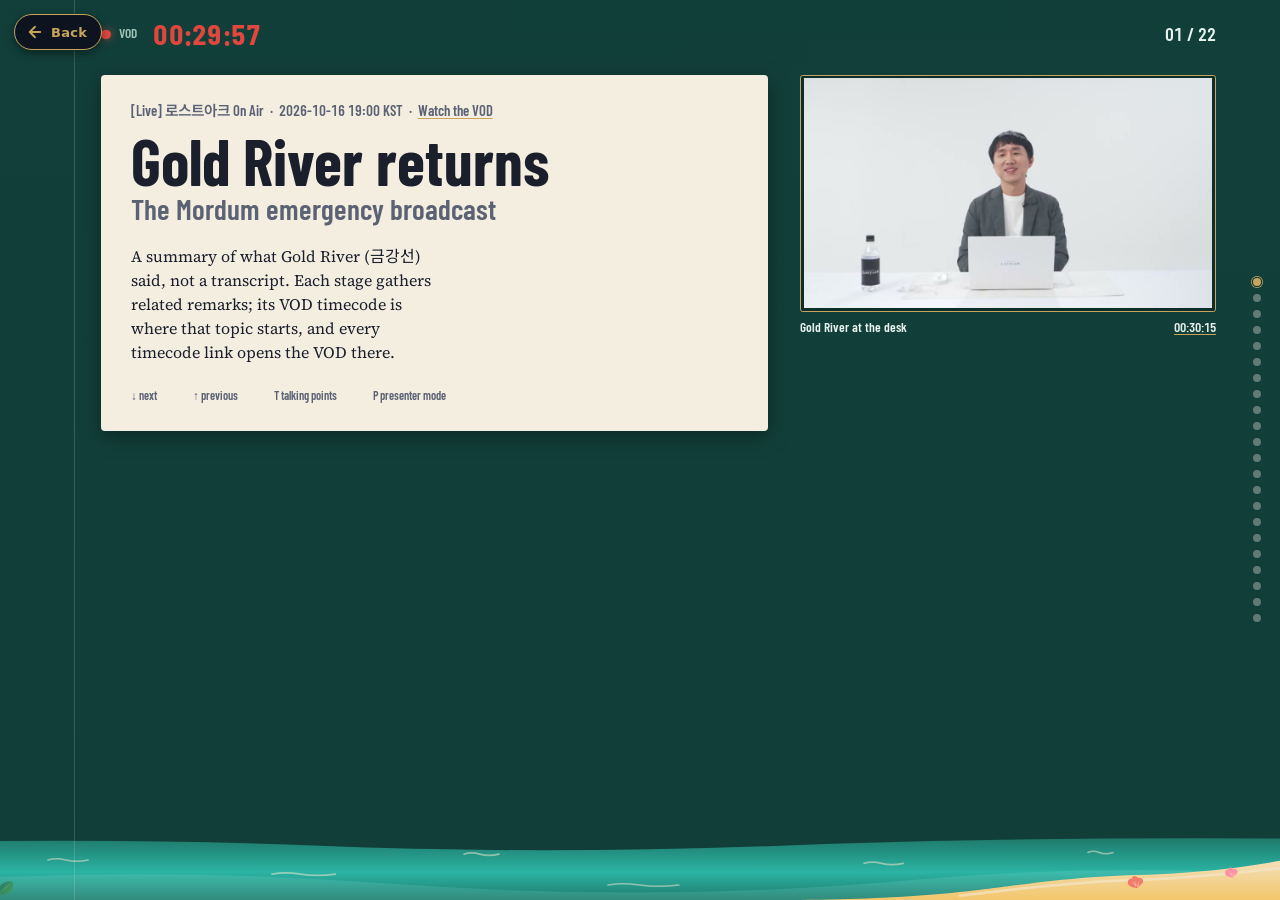
<file: index.html>
<!doctype html>
<html lang="en" data-layout="landscape">
<head>
<meta charset="utf-8">
<meta name="viewport" content="width=device-width, initial-scale=1">
<title>Gold River returns: Lost Ark On Air, 2026-10-16</title>
<meta name="description" content="Stage-by-stage English summary of Gold River's 2026-10-16 Lost Ark On Air broadcast after Mordum Extreme.">
<link rel="icon" href="assets/walrus.png">
<link rel="preconnect" href="https://fonts.googleapis.com">
<link rel="preconnect" href="https://fonts.gstatic.com" crossorigin>
<link rel="stylesheet" href="https://fonts.googleapis.com/css2?family=Barlow+Condensed:wght@600;700&amp;family=Source+Serif+4:opsz,wght@8..60,400;8..60,600&amp;family=Noto+Sans+KR:wght@400;600&amp;display=swap">
<link rel="stylesheet" href="style.css">
</head>
<body>
<a href="https://thejunglewalrus.github.io/" class="jw-back"
   title="Back to the Junglewalrus toolbox"
   aria-label="Back to the Junglewalrus toolbox">
  <svg class="jw-back-icon" viewBox="0 0 24 24" width="18" height="18"
       fill="none" stroke="currentColor" stroke-width="2.4"
       stroke-linecap="round" stroke-linejoin="round" aria-hidden="true"
       focusable="false">
    <path d="M19 12H5" />
    <path d="M12 19l-7-7 7-7" />
  </svg>
  <span class="jw-back-label">Back</span>
</a>

<style>
  .jw-back {
    position: fixed;
    top: 14px;
    left: 14px;
    z-index: 1000;
    display: inline-flex;
    align-items: center;
    gap: 7px;
    height: 36px;
    padding: 0 14px 0 11px;
    border-radius: 999px;
    background: #0e1320;
    border: 1px solid #c8a45c;
    color: #c8a45c;
    text-decoration: none;
    box-sizing: border-box;
    line-height: 1;
    transition: background 0.15s, border-color 0.15s, color 0.15s;
    box-shadow: 0 3px 10px rgba(0, 0, 0, 0.45);
  }
  .jw-back-icon {
    width: 18px;
    height: 18px;
    flex: 0 0 auto;
    display: block;
    transition: transform 0.18s ease-out;
  }
  .jw-back-label {
    white-space: nowrap;
    font: 600 13px/1 -apple-system, BlinkMacSystemFont, "Segoe UI", system-ui, sans-serif;
    letter-spacing: 0.02em;
  }
  .jw-back:hover, .jw-back:focus-visible {
    background: #1a2236;
    border-color: #e3c069;
    color: #e3c069;
    text-decoration: none;
  }
  .jw-back:hover .jw-back-icon,
  .jw-back:focus-visible .jw-back-icon { transform: translateX(-2px); }
  .jw-back:focus-visible {
    outline: 2px solid #c8a45c;
    outline-offset: 2px;
  }
  @media (max-width: 480px) {
    .jw-back { top: 10px; left: 10px; height: 32px; padding: 0 12px 0 9px; }
  }
</style>
<div class="rail" aria-hidden="true"></div>
<header class="head">
  <span class="lamp" aria-hidden="true"></span>
  <span class="vod" aria-hidden="true">VOD</span>
  <a class="timecode" id="timecode" href="https://www.youtube.com/watch?v=wZ0rwJWBLec&amp;t=1797s" rel="noopener" target="_blank">00:29:57</a>
  <span class="counter" id="counter">01 / 22</span>
</header>
<main class="stages" id="stages">

<section class="stage stage--title" id="s0" data-tc="00:29:57" data-sec="1797">
  <article class="card">
    <p class="title__kicker">[Live] <span class="kr">로스트아크</span> On Air  ·  2026-10-16 19:00 KST  ·  <a href="https://www.youtube.com/watch?v=wZ0rwJWBLec&amp;t=1797s" rel="noopener" target="_blank">Watch the VOD</a></p>
    <h1 class="title__name">Gold River returns</h1>
    <p class="title__sub">The Mordum emergency broadcast</p>
    <p class="title__stand">A summary of what Gold River (<span class="kr">금강선</span>) said, not a transcript. Each stage gathers related remarks; its VOD timecode is where that topic starts, and every timecode link opens the VOD there.</p>
    <p class="title__keys">&darr; next&#8195;&#8195;&#8195;&uarr; previous&#8195;&#8195;&#8195;T talking points&#8195;&#8195;&#8195;P presenter mode</p>
  </article>
  <div class="side">
    <figure class="monitor">
      <div class="monitor__bezel"><img src="images/hero.jpg" alt="Gold River seated at a white desk with a laptop, grey jacket over a white T-shirt, plain white backdrop." width="1920" height="1080"></div>
      <figcaption class="monitor__cap"><span>Gold River at the desk</span><a href="https://www.youtube.com/watch?v=wZ0rwJWBLec&amp;t=1815s" rel="noopener" target="_blank">00:30:15</a></figcaption>
    </figure>
  </div>
</section>

<section class="stage" id="s1" data-tc="00:29:57" data-sec="1797">
  <article class="card">
    <h2 class="card__title">Why he is on camera</h2>
    <ul class="card__list">
      <li>He opens by apologising for the disappointment since Mordum Extreme.</li>
      <li>He is not returning as director or CCO: director Jeon stays in post, and Gold River is here to handle communication. He is making a single-player package game and spoke up because watching from the sidelines was hard.</li>
      <li>Director Jeon came to him this week: setting a direction has been hard, and each broadcast adds misunderstandings. They talked it over and Gold River offered to speak for the team.</li>
      <li>He had planned two to three weeks of prep. Reading the community, he saw resignation more than anger. "My rock-bottom antenna went off": letting this week pass would cost more players.</li>
      <li>He lost sleep over the materials the night before; "forgive the design".</li>
    </ul>
  </article>
  <div class="side">
    <figure class="monitor">
      <div class="monitor__bezel"><img src="images/gr-s1.jpg" alt="Gold River seated at a white desk with a laptop, mid-sentence, plain white backdrop." width="1920" height="1080"></div>
      <figcaption class="monitor__cap"><span>Gold River at the desk</span><a href="https://www.youtube.com/watch?v=wZ0rwJWBLec&amp;t=1801s" rel="noopener" target="_blank">00:30:01</a></figcaption>
    </figure>
    <aside class="tp">
      <h3 class="tp__title">Our talking points</h3>
      <ul class="tp__list">
        <li>Is a former director handling comms a fix or a symptom?</li>
        <li>Resignation, not anger, brought him back early. Is that what you saw?</li>
      </ul>
    </aside>
  </div>
</section>

<section class="stage" id="s2" data-tc="00:34:25" data-sec="2065">
  <article class="card">
    <h2 class="card__title">Mordum Extreme: what went wrong</h2>
    <ul class="card__list">
      <li>Questions he received: why release Mordum like this, what "drawing a line" meant, and whether the devs knew about the class disparity.</li>
      <li>Purpose: an Extreme release to fill the off-season between Act 3 and Kazeros Extreme.</li>
      <li>Mordum is a fixed-pattern fight (scripted, repeatable boss patterns) where some classes deal damage far more easily. The devs knew about the disparity; it was no surprise.</li>
      <li>The chart: the DPS gap between classes spiked at Act 3 (he cites "over 20%" and promises exact figures next time), then narrowed through Act 4, Kazeros Extreme, Serca and Belgardin. Belgardin is the closest to what the devs intended.</li>
    </ul>
  </article>
  <div class="side">
    <figure class="monitor">
      <div class="monitor__bezel"><img src="images/dps-gap.jpg" alt="Bar chart titled in Korean 'max-min DPS spread by raid gate'. Three tall orange bars for Act 3 gates 1 to 3, then shorter yellow bars for Act 4, green for Kazeros Extreme and Serca, and the shortest blue bars for Belgardin. No axis numbers are shown." width="1400" height="784"></div>
      <figcaption class="monitor__cap"><span>His slide: max–min DPS spread by raid gate</span><a href="https://www.youtube.com/watch?v=wZ0rwJWBLec&amp;t=2210s" rel="noopener" target="_blank">00:36:50</a></figcaption>
    </figure>
    <aside class="tp">
      <h3 class="tp__title">Our talking points</h3>
      <ul class="tp__list">
        <li>The devs knew about the disparity but released it. Worse than not knowing, or more honest?</li>
        <li>Belgardin or Armoche: which is the model raid?</li>
      </ul>
    </aside>
  </div>
</section>

<section class="stage" id="s3" data-tc="00:38:27" data-sec="2307">
  <article class="card">
    <h2 class="card__title">Mordum Extreme: what went wrong</h2>
    <ul class="card__list">
      <li>A Mordum-only balance fix felt like a cheap patch, so they kept the difficulty the director had announced.</li>
      <li>The director meant to "draw a line" at one level; it ended up higher. The disparity meant some classes could not clear at all. "Wrong from the first button."</li>
      <li>Then the dilemma: a nerf hurts players who already cleared; leaving it defeats the purpose. The window for a quick fix closed before the late nerf.</li>
      <li>Kazeros Extreme is next week's concern: it should be harder than Mordum, yet any tuning now draws criticism. "The first button was buttoned wrong."</li>
    </ul>
  </article>
  <div class="side">
    <figure class="monitor">
      <div class="monitor__bezel"><img src="images/gr-s3.jpg" alt="Close-up of Gold River speaking, grey jacket over a white T-shirt, white backdrop." width="1920" height="1080"></div>
      <figcaption class="monitor__cap"><span>Gold River, close-up</span><a href="https://www.youtube.com/watch?v=wZ0rwJWBLec&amp;t=2504s" rel="noopener" target="_blank">00:41:44</a></figcaption>
    </figure>
    <aside class="tp">
      <h3 class="tp__title">Our talking points</h3>
      <ul class="tp__list">
        <li>A line drawn too high, then a late nerf: which mistake cost more?</li>
        <li>If you were tuning Kazeros Extreme this week, where would you put it?</li>
      </ul>
    </aside>
  </div>
</section>

<section class="stage" id="s4" data-tc="00:42:50" data-sec="2570">
  <article class="card">
    <h2 class="card__title">Mordum: the decisions</h2>
    <ul class="card__list">
      <li><strong>No extension.</strong> His call, "shamelessly"; he accepts blame. Extending then nerfing again is "toying with live ops".</li>
      <li>Better to admit the failed start, learn, and get the next content right.</li>
      <li><strong>No further nerfs.</strong> Clear rate: 3.47% before the nerf, 33.09% last night, about ten times as high. Still not what the director wanted, but another nerf would "wound the first-wave players twice".</li>
      <li>The current event continues as is.</li>
    </ul>
  </article>
  <div class="side">
    <figure class="monitor">
      <div class="monitor__bezel"><img src="images/clear-rate.jpg" alt="Two bar charts from his slide. Left, 'clear-rate change': 3.47% before the nerf, 33.09% after. Right, 'change in average combat power of clearing adventurers': 9,664 before the nerf, 9,121 after." width="1400" height="784"></div>
      <figcaption class="monitor__cap"><span>His slide: clear rate and average combat power of clearing players, before vs after the nerf</span><a href="https://www.youtube.com/watch?v=wZ0rwJWBLec&amp;t=2652s" rel="noopener" target="_blank">00:44:12</a></figcaption>
    </figure>
    <aside class="tp">
      <h3 class="tp__title">Our talking points</h3>
      <ul class="tp__list">
        <li>Would you have taken an extension over another nerf?</li>
        <li>3.47% to 33.09%: is "ten times" a fix or a different raid?</li>
      </ul>
    </aside>
  </div>
</section>

<section class="stage" id="s5" data-tc="00:45:03" data-sec="2703">
  <article class="card">
    <h2 class="card__title">Mordum: the wording, and next week</h2>
    <ul class="card__list">
      <li>"Drawing a line" was the wrong wording. Everyone assumes the line falls behind them. The purpose and exact difficulty target should have been stated plainly.</li>
      <li>Apology for the loss players felt over Mordum.</li>
      <li>Kazeros Extreme: similar to or slightly harder than Mordum. Its structure should reduce disparity. First-wave veterans may clear it faster. He would have preferred it easier.</li>
    </ul>
  </article>
  <div class="side">
    <figure class="monitor">
      <div class="monitor__bezel"><img src="images/gr-s5.jpg" alt="Close-up of Gold River speaking, grey jacket over a white T-shirt, white backdrop." width="1920" height="1080"></div>
      <figcaption class="monitor__cap"><span>Gold River, close-up</span><a href="https://www.youtube.com/watch?v=wZ0rwJWBLec&amp;t=2707s" rel="noopener" target="_blank">00:45:07</a></figcaption>
    </figure>
    <aside class="tp">
      <h3 class="tp__title">Our talking points</h3>
      <ul class="tp__list">
        <li>"Everyone assumes the line falls behind them." Did you?</li>
        <li>Kazeros Extreme "slightly above Mordum": relief or dread?</li>
      </ul>
    </aside>
  </div>
</section>

<section class="stage" id="s6" data-tc="00:48:19" data-sec="2899">
  <article class="card">
    <h2 class="card__title">Balance and Ark Grid</h2>
    <ul class="card__list">
      <li>He says balance has been a problem for eight years and he shares responsibility; "we'll try harder" rings hollow.</li>
      <li>Ark Grid made balancing harder. It has not delivered the promised build freedom.</li>
      <li>Review whether balancing through Ark Grid works; set a clear direction this winter.</li>
    </ul>
  </article>
  <div class="side">
    <figure class="monitor">
      <div class="monitor__bezel"><img src="images/gr-s6.jpg" alt="Close-up of Gold River speaking, grey jacket over a white T-shirt, white backdrop." width="1920" height="1080"></div>
      <figcaption class="monitor__cap"><span>Gold River, close-up</span><a href="https://www.youtube.com/watch?v=wZ0rwJWBLec&amp;t=2906s" rel="noopener" target="_blank">00:48:26</a></figcaption>
    </figure>
    <aside class="tp">
      <h3 class="tp__title">Our talking points</h3>
      <ul class="tp__list">
        <li>Did Ark Grid deliver the promised freedom for your class?</li>
        <li>Is "a direction this winter" enough, or do you need a date?</li>
      </ul>
    </aside>
  </div>
</section>

<section class="stage" id="s7" data-tc="00:50:30" data-sec="3030">
  <article class="card">
    <h2 class="card__title">Synergy, supports, a safety net</h2>
    <ul class="card__list">
      <li>Synergy (the party buffs each class brings) needs sorting out. First target: crit overcap (<span class="kr">과치적</span>: crit rate pushed past 100%, so part of the crit synergy is wasted); it is already under review. "I won't make you wait long."</li>
      <li>Supports (Bard, Paladin, Artist): pick a direction first. Either make raids depend less on supports or, if raids keep this design, make supports easier to play well (easier upkeep of the attack buff and brand). Support fatigue and dependence are high; an adjustment is likely.</li>
      <li>If class balance cannot be fixed, consider a system-level safety net for the classes that fall behind. Explicitly <strong>not</strong> class-change tickets; something you adjust at the roster level.</li>
    </ul>
  </article>
  <div class="side">
    <figure class="monitor">
      <div class="monitor__bezel"><img src="images/gr-s7.jpg" alt="Gold River seated at a white desk with a laptop, mid-sentence, plain white backdrop." width="1920" height="1080"></div>
      <figcaption class="monitor__cap"><span>Gold River at the desk</span><a href="https://www.youtube.com/watch?v=wZ0rwJWBLec&amp;t=3034s" rel="noopener" target="_blank">00:50:34</a></figcaption>
    </figure>
    <aside class="tp">
      <h3 class="tp__title">Our talking points</h3>
      <ul class="tp__list">
        <li>A roster-level safety net for weak classes: clever, or an admission balance is unfixable?</li>
        <li>Which one: lower support dependence or a higher support floor?</li>
      </ul>
    </aside>
  </div>
</section>

<section class="stage" id="s8" data-tc="00:56:00" data-sec="3360">
  <article class="card">
    <h2 class="card__title">Raid direction</h2>
    <ul class="card__list">
      <li>Chat sentiment he read back: "the raids themselves are fun", "fun right up to Bel" (Belgardin), "fatigue is too high".</li>
      <li>"Honest opinion": maybe Mordum Extreme should not have been released at all, only Kazeros Extreme. Releasing it may itself have been the problem.</li>
      <li>Raid design has improved: more DPS windows, far fewer frustrations.</li>
      <li>The data showed many mid-tier players left at Act 2 (Narok and Brelshaza, both gates too hard).</li>
    </ul>
  </article>
  <div class="side">
    <figure class="monitor">
      <div class="monitor__bezel"><img src="images/gr-s8.jpg" alt="Gold River seated at a white desk with a laptop, mid-sentence, plain white backdrop." width="1920" height="1080"></div>
      <figcaption class="monitor__cap"><span>Gold River at the desk</span><a href="https://www.youtube.com/watch?v=wZ0rwJWBLec&amp;t=3364s" rel="noopener" target="_blank">00:56:04</a></figcaption>
    </figure>
    <aside class="tp">
      <h3 class="tp__title">Our talking points</h3>
      <ul class="tp__list">
        <li>Mordum Extreme: should it have been scrapped or made easier?</li>
        <li>Did you see mid-tier players in your friends list leave at Act 2?</li>
      </ul>
    </aside>
  </div>
</section>

<section class="stage" id="s9" data-tc="00:59:45" data-sec="3585">
  <article class="card">
    <h2 class="card__title">Raid direction</h2>
    <ul class="card__list">
      <li>He still wants challenge raids like Mordum and Armoche. But a raid like that should ship with Ark Grid builds that actually work in it; this time the raid and the systems were built separately and did not fit together.</li>
      <li>Rehashed content is a problem, he says, and winter will not be a rehash. A lot is in the works.</li>
      <li>Legion-style raids continue: more DPS time, fewer clone mechanics (the boss copying itself), experiments with fixed-pattern and scrolling-stage fights, frustrations removed.</li>
    </ul>
  </article>
  <div class="side">
    <figure class="monitor">
      <div class="monitor__bezel"><img src="images/gr-s9.jpg" alt="Gold River seated at a white desk with a laptop, mid-sentence, plain white backdrop." width="1920" height="1080"></div>
      <figcaption class="monitor__cap"><span>Gold River at the desk</span><a href="https://www.youtube.com/watch?v=wZ0rwJWBLec&amp;t=3592s" rel="noopener" target="_blank">00:59:52</a></figcaption>
    </figure>
    <aside class="tp">
      <h3 class="tp__title">Our talking points</h3>
      <ul class="tp__list">
        <li>Challenge raids plus prepared setups: would that have saved Mordum?</li>
        <li>"Winter will not be a rehash." What would count as one for you?</li>
      </ul>
    </aside>
  </div>
</section>

<section class="stage" id="s10" data-tc="01:02:18" data-sec="3738">
  <article class="card">
    <h2 class="card__title">The communication plan</h2>
    <ul class="card__list">
      <li>An official broadcast, "Is Lost Ark OK as it is?" (<span class="kr">로아 이대로 괜찮은가, 로이겐</span>), with Gold River as MC asking questions. Director Jeon, team lead Kim Sang-bok (<span class="kr">김상복</span>) and a third lead (<span class="kr">병탁</span>, name unclear in audio) explain what is being built and why.</li>
      <li>A "communication parade" from today through LOA ON Winter, not one big reveal. Without it, players would wait until the 8th anniversary broadcast on November 7.</li>
      <li>Timing: he asked for about two weeks of prep, so roughly October 30.</li>
      <li>Next time, the developers answer directly, "without evasive manoeuvres".</li>
    </ul>
  </article>
  <div class="side">
    <figure class="monitor">
      <div class="monitor__bezel"><img src="images/gr-s10.jpg" alt="Gold River seated at a white desk with a laptop, mid-sentence, plain white backdrop." width="1920" height="1080"></div>
      <figcaption class="monitor__cap"><span>Gold River at the desk</span><a href="https://www.youtube.com/watch?v=wZ0rwJWBLec&amp;t=3742s" rel="noopener" target="_blank">01:02:22</a></figcaption>
    </figure>
    <aside class="tp">
      <h3 class="tp__title">Our talking points</h3>
      <ul class="tp__list">
        <li>Is a two-week prep window enough for the broadcast?</li>
        <li>What one question do you want the devs to answer live?</li>
      </ul>
    </aside>
  </div>
</section>

<section class="stage" id="s11" data-tc="01:05:25" data-sec="3925">
  <article class="card">
    <h2 class="card__title">Speaking for the director</h2>
    <ul class="card__list">
      <li>The director fears speaking live: phrases get misread ("the line", "Aldebaran is side content"). Gold River speaks for him until then.</li>
      <li>He is not using a "chance"; he shares responsibility and came ready for criticism.</li>
      <li>No hiding behind winter. Live service needs changes as it runs.</li>
      <li>Leadership may change. They are not looking for a new director, but part of the team may get new leadership.</li>
    </ul>
  </article>
  <div class="side">
    <figure class="monitor">
      <div class="monitor__bezel"><img src="images/gr-s11.jpg" alt="Gold River seated at a white desk with a laptop, mid-sentence, plain white backdrop." width="1920" height="1080"></div>
      <figcaption class="monitor__cap"><span>Gold River at the desk</span><a href="https://www.youtube.com/watch?v=wZ0rwJWBLec&amp;t=3929s" rel="noopener" target="_blank">01:05:29</a></figcaption>
    </figure>
    <aside class="tp">
      <h3 class="tp__title">Our talking points</h3>
      <ul class="tp__list">
        <li>He fears speaking live. What would make you trust him on camera again?</li>
        <li>Would new leadership fix the direction or just reset the clock?</li>
      </ul>
    </aside>
  </div>
</section>

<section class="stage stage--nofig" id="s12" data-tc="01:09:36" data-sec="4176">
  <article class="card">
    <h2 class="card__title">Same-class rosters</h2>
    <ul class="card__list">
      <li>In his era, the same-class-roster share was around 1%: people who genuinely wanted several of the same class. Summer 2024 (Season 3 start): about 6%, triple. Now: 17.8%.</li>
      <li>He should have acted when it climbed 2.1 &rarr; 6 &rarr; 10% (his words; his chart shows 16.0% by summer 2025); that was the window.</li>
      <li>Root cause: gem cost (skill gems, not Ark Grid Astrogems). Season 3's new systems demanded gold, early prices were high, and the burden never eased.</li>
    </ul>
    <figure class="stat">
      <figcaption>Same-class-roster share, from his chart</figcaption>
      <svg viewBox="0 0 900 200" role="img" aria-label="Summer 2023 2.1%, summer 2024 6.0%, summer 2025 16.0%, summer 2026 17.8%">
        <text class="stat__label" x="0" y="30">Summer 2023</text>
        <rect class="stat__bar" x="280" y="10" width="56.7" height="28" rx="2"/>
        <text class="stat__value" x="348.7" y="30">2.1%</text>
        <text class="stat__label" x="0" y="75">Summer 2024</text>
        <rect class="stat__bar" x="280" y="55" width="162" height="28" rx="2"/>
        <text class="stat__value" x="454" y="75">6.0%</text>
        <text class="stat__label" x="0" y="120">Summer 2025</text>
        <rect class="stat__bar" x="280" y="100" width="432" height="28" rx="2"/>
        <text class="stat__value" x="724" y="120">16.0%</text>
        <text class="stat__label" x="0" y="165">Summer 2026</text>
        <rect class="stat__bar stat__bar--em" x="280" y="145" width="480.6" height="28" rx="2"/>
        <text class="stat__value" x="772.6" y="165">17.8%</text>
      </svg>
    </figure>
  </article>
  <div class="side">
    <aside class="tp">
      <h3 class="tp__title">Our talking points</h3>
      <ul class="tp__list">
        <li>17.8% same-class rosters: a player problem or a gem-price problem?</li>
        <li>The window to act was 2024. What should have happened then?</li>
      </ul>
    </aside>
  </div>
</section>

<section class="stage" id="s13" data-tc="01:13:16" data-sec="4396">
  <article class="card">
    <h2 class="card__title">Same-class rosters: what changes</h2>
    <ul class="card__list">
      <li>An RPG that pushes you to play the same character many times is odd. They do not want to encourage it.</li>
      <li>The company never stated a position, so punishing 17.8% now would be unfair. Winter: a clear stance, then changes.</li>
      <li>No hard reset or "eradication". Flexible changes, mainly to gems, protect value and stop rewarding same-class rosters from winter on.</li>
    </ul>
  </article>
  <div class="side">
    <figure class="monitor">
      <div class="monitor__bezel"><img src="images/gr-s13.jpg" alt="Close-up of Gold River speaking, grey jacket over a white T-shirt, white backdrop." width="1920" height="1080"></div>
      <figcaption class="monitor__cap"><span>Gold River, close-up</span><a href="https://www.youtube.com/watch?v=wZ0rwJWBLec&amp;t=4400s" rel="noopener" target="_blank">01:13:20</a></figcaption>
    </figure>
    <aside class="tp">
      <h3 class="tp__title">Our talking points</h3>
      <ul class="tp__list">
        <li>"Stop rewarding it going forward" vs "roll it back": which would you accept?</li>
        <li>If you run a same-class roster, what would make you diversify?</li>
      </ul>
    </aside>
  </div>
</section>

<section class="stage" id="s14" data-tc="01:17:00" data-sec="4620">
  <article class="card">
    <h2 class="card__title">The economy</h2>
    <ul class="card__list">
      <li>He sees the gold problem as simple. Gold value is falling in sharp steps, not gradually.</li>
      <li>Root cause: the pace of content releases. Each new raid has to pay more than the last (100 &rarr; 150 or 200). With raids every three months, gold supply grows fast. Sinks lag: adding them feels daunting when the game already feels expensive.</li>
      <li>The economy breaks one beat later: when more gold becomes easy to farm at a low item level.</li>
    </ul>
  </article>
  <div class="side">
    <figure class="monitor">
      <div class="monitor__bezel"><img src="images/gold-value.jpg" alt="Line chart of the value of 10,000 gold on the currency exchange from 2024-07-10 to 2026-09-16, falling in steps from a peak circled and labelled 'after Act 2 release' down to the right edge. No y-axis numbers are shown." width="1400" height="784"></div>
      <figcaption class="monitor__cap"><span>His slide: value per 10,000 gold on the currency exchange, July 2024 to September 2026</span><a href="https://www.youtube.com/watch?v=wZ0rwJWBLec&amp;t=4673s" rel="noopener" target="_blank">01:17:53</a></figcaption>
    </figure>
    <aside class="tp">
      <h3 class="tp__title">Our talking points</h3>
      <ul class="tp__list">
        <li>"One beat later": which raid's gold broke the economy, by his logic?</li>
        <li>Faster raids or a stable economy: can you have both?</li>
      </ul>
    </aside>
  </div>
</section>

<section class="stage" id="s15" data-tc="01:21:52" data-sec="4912">
  <article class="card">
    <h2 class="card__title">The economy</h2>
    <ul class="card__list">
      <li>Plan: raids roughly every six months (Kazeros line, the next Shadow Raid, another raid type), finer reward scaling, horizontal non-raid content in between.</li>
      <li>Raid and non-raid players used to be about half and half; mid-tier players have left over the pace, difficulty and cost.</li>
      <li>Accumulated gold has to be drained, but cutting rewards on newly released content feels daunting too.</li>
      <li>He argues packages matter less than people think: package-sourced gold peaked at 2.65% of all gold produced.</li>
    </ul>
    <figure class="stat">
      <figcaption>Package-sourced gold, peak share of all gold produced</figcaption>
      <svg viewBox="0 0 900 70" role="img" aria-label="Package-sourced gold peaked at 2.65% of all gold produced">
        <rect class="stat__track" x="0" y="20" width="900" height="28" rx="2"/>
        <rect class="stat__bar stat__bar--em" x="0" y="20" width="23.85" height="28" rx="2"/>
        <text class="stat__value" x="35.85" y="40">2.65%</text>
      </svg>
    </figure>
  </article>
  <div class="side">
    <figure class="monitor">
      <div class="monitor__bezel"><img src="images/population.jpg" alt="Line chart titled in Korean 'change in horizontal-content users'. Legend: blue = raid users, orange = non-raid users. Six ticks from winter 2023 to summer 2026. Both lines fall; the orange non-raid line falls faster and ends lowest. No axis numbers are shown." width="1400" height="784"></div>
      <figcaption class="monitor__cap"><span>His slide: horizontal-content users, raid users (blue) vs non-raid users (orange), winter 2023 to summer 2026</span><a href="https://www.youtube.com/watch?v=wZ0rwJWBLec&amp;t=5055s" rel="noopener" target="_blank">01:24:15</a></figcaption>
    </figure>
    <aside class="tp">
      <h3 class="tp__title">Our talking points</h3>
      <ul class="tp__list">
        <li>Does a six-month raid cadence fix the economy or just slow the bleed?</li>
        <li>What would make you believe 2.65% came from packages?</li>
      </ul>
    </aside>
  </div>
</section>

<section class="stage stage--rasamoa" id="s16" data-tc="01:26:03" data-sec="5163">
  <article class="card">
    <h2 class="card__title">Sea of Aldebaran and Rasamoa</h2>
    <ul class="card__list">
      <li>The delay was not because it is "side content". The director meant endgame versus non-endgame; it came across badly. He apologises to story players.</li>
      <li>Real reason: expanded scope. Rasamoa is the Sea of Aldebaran's only major city and, in the lore, the last and largest. Fully furnished interiors, visual upgrades, Sergaton content, more islands than a summer release could have had.</li>
      <li>Screenshots shown, exterior and interior. "No AI was used."</li>
    </ul>
  </article>
  <div class="side">
    <figure class="monitor">
      <div class="monitor__bezel"><div class="monitor__stack" id="rasamoa">
        <img class="is-shown" src="images/rasamoa-1.jpg" alt="Concept screenshot of Rasamoa: a vast domed citadel with golden spires under a blue sky with clouds." width="1400" height="784" data-caption="Rasamoa, exterior: the domed citadel" data-tc="01:29:47" data-sec="5387">
        <img aria-hidden="true" src="images/rasamoa-2.jpg" alt="Screenshot of a Rasamoa market quarter with awnings, hanging flags and trees in front of the citadel walls." width="1400" height="784" data-caption="Rasamoa, exterior: the market quarter" data-tc="01:30:11" data-sec="5411">
        <img aria-hidden="true" src="images/rasamoa-3.jpg" alt="Screenshot looking down on a Rasamoa town square with stairs, stalls and tiled roofs." width="1400" height="784" data-caption="Rasamoa, exterior: town from above" data-tc="01:30:23" data-sec="5423">
        <img aria-hidden="true" src="images/rasamoa-4.jpg" alt="Screenshot of a circular great hall interior with a glowing floor emblem, tall columns and balconies." width="1400" height="784" data-caption="Rasamoa, interior: the great hall" data-tc="01:30:29" data-sec="5429">
        <img aria-hidden="true" src="images/rasamoa-5.jpg" alt="Screenshot of a warm lamplit interior chamber with a central mechanism and an upper gallery." width="1400" height="784" data-caption="Rasamoa, interior: a lamplit chamber" data-tc="01:30:47" data-sec="5447">
      </div></div>
      <figcaption class="monitor__cap"><span id="rasamoa-cap">Rasamoa, exterior: the domed citadel</span><a id="rasamoa-link" href="https://www.youtube.com/watch?v=wZ0rwJWBLec&amp;t=5387s" rel="noopener" target="_blank">01:29:47</a></figcaption>
    </figure>
    <aside class="tp">
      <h3 class="tp__title">Our talking points</h3>
      <ul class="tp__list">
        <li>Would you rather have had a smaller Aldebaran in summer?</li>
        <li>"No AI was used." Why did he feel he had to say it?</li>
      </ul>
    </aside>
  </div>
</section>

<section class="stage" id="s17" data-tc="01:31:36" data-sec="5496">
  <article class="card">
    <h2 class="card__title">Six-character limit, new class, engine</h2>
    <ul class="card__list">
      <li>The six-character gold limit made sense for the economy and the mid-tier gap, but now holds back players raising new classes. Winter: a definite adjustment, not simply removing it; tied to economy checks and new-character growth incentives.</li>
      <li>New class: December, on schedule, "one many of you asked for".</li>
      <li>He suggests rethinking the summer/winter new-class schedule: fix what is broken first.</li>
      <li>Engine and QoL in winter: deferred lighting, DLSS, party-finder work. The team says too little before "ta-da".</li>
    </ul>
  </article>
  <div class="side">
    <figure class="monitor">
      <div class="monitor__bezel"><img src="images/gr-s17.jpg" alt="Gold River seated at a white desk with a laptop, mid-sentence, plain white backdrop." width="1920" height="1080"></div>
      <figcaption class="monitor__cap"><span>Gold River at the desk</span><a href="https://www.youtube.com/watch?v=wZ0rwJWBLec&amp;t=5500s" rel="noopener" target="_blank">01:31:40</a></figcaption>
    </figure>
    <aside class="tp">
      <h3 class="tp__title">Our talking points</h3>
      <ul class="tp__list">
        <li>Should the six-character limit be lifted, raised or replaced?</li>
        <li>Would you skip a new class for a season to get the fixes?</li>
      </ul>
    </aside>
  </div>
</section>

<section class="stage stage--nofig" id="s18" data-tc="01:37:40" data-sec="5860">
  <article class="card">
    <h2 class="card__title">Rapid-fire from chat</h2>
    <ul class="card__list">
      <li>The QA team is sizeable. Testing this time was clearly insufficient.</li>
      <li>Headcount: OBT on 2018-11-07. By his exit (around June 2021), the team had grown by about 15; by December 2025, by 57. This year: three or four fewer, flat. Investment is not withheld; direction is the issue, not staffing. Staff work long hours.</li>
      <li>Server transfer: he could not confirm; answers next time. He noted requests for guild content.</li>
      <li>The "in-game is a party" meme: devs cannot laugh at it; they must make it true.</li>
      <li>MMO traffic should be a wave, not a cliff; a wave needs off-ramps and on-ramps.</li>
    </ul>
    <figure class="stat">
      <figcaption>Dev headcount growth since the 2018-11-07 open beta</figcaption>
      <svg viewBox="0 0 900 110" role="img" aria-label="By mid-2021 +15, by December 2025 +57">
        <text class="stat__label" x="0" y="30">By mid-2021</text>
        <rect class="stat__bar" x="280" y="10" width="135" height="28" rx="2"/>
        <text class="stat__value" x="427" y="30">+15</text>
        <text class="stat__label" x="0" y="75">By December 2025</text>
        <rect class="stat__bar stat__bar--em" x="280" y="55" width="513" height="28" rx="2"/>
        <text class="stat__value" x="805" y="75">+57</text>
      </svg>
      <p class="stat__note">2026: three or four fewer than 2025, flat.</p>
    </figure>
  </article>
  <div class="side">
    <aside class="tp">
      <h3 class="tp__title">Our talking points</h3>
      <ul class="tp__list">
        <li>+57 people: do you believe "direction, not headcount"?</li>
        <li>"A wave, not a cliff." Is a planned off-season healthy or just marketing?</li>
      </ul>
    </aside>
  </div>
</section>

<section class="stage" id="s19" data-tc="01:53:37" data-sec="6817">
  <article class="card">
    <h2 class="card__title">Closing</h2>
    <ul class="card__list">
      <li>All dev leads next time. Broadcasts continue through LOA ON Winter, good news or bad; "not just when it's good".</li>
      <li>Kazeros Extreme is the next worry.</li>
      <li>He ends with the Rasamoa BGM; he had little else he had authority to share.</li>
    </ul>
  </article>
  <div class="side">
    <figure class="monitor">
      <div class="monitor__bezel"><img src="images/gr-s19.jpg" alt="Gold River seated at a white desk with a laptop, mid-sentence, plain white backdrop." width="1920" height="1080"></div>
      <figcaption class="monitor__cap"><span>Gold River at the desk</span><a href="https://www.youtube.com/watch?v=wZ0rwJWBLec&amp;t=6821s" rel="noopener" target="_blank">01:53:41</a></figcaption>
    </figure>
    <aside class="tp">
      <h3 class="tp__title">Our talking points</h3>
      <ul class="tp__list">
        <li>What would make the follow-up broadcast in about two weeks a success for you?</li>
        <li>Is Gold River handling comms a one-off or the new normal?</li>
      </ul>
    </aside>
  </div>
</section>

<section class="stage stage--glossary" id="s20" data-tc="01:56:50" data-sec="7010">
  <article class="card">
    <h2 class="card__title">Glossary</h2>
    <div class="glossary" role="table">
      <div class="g-row g-row--head" role="row"><div class="g-term" role="columnheader"><span class="g-kr">KR</span><span class="g-rom">Romanised</span></div><span class="g-gloss" role="columnheader">Gloss</span></div>
      <div class="g-row" role="row"><div class="g-term" role="cell"><span class="g-kr kr">나이스단</span><span class="g-rom">nice-dan</span></div><span class="g-gloss" role="cell">A mono-class or same-class roster: several copies of one class, whether six of one or three pairs</span></div>
      <div class="g-row" role="row"><div class="g-term" role="cell"><span class="g-kr kr">로이겐</span><span class="g-rom">ROIGEN</span></div><span class="g-gloss" role="cell">"<span class="kr">로아 이대로 괜찮은가</span>": "Is Lost Ark OK as it is?", the planned broadcast</span>": "Is Lost Ark OK as it is?", the planned broadcast</span>": "Is Lost Ark OK as it is?", the planned broadcast</span>": "Is Lost Ark OK as it is?", the planned broadcast</span></div>
      <div class="g-row" role="row"><div class="g-term" role="cell"><span class="g-kr kr">육회제한</span><span class="g-rom">yukhoe-jehan</span></div><span class="g-gloss" role="cell">The six-character weekly gold limit</span></div>
      <div class="g-row" role="row"><div class="g-term" role="cell"><span class="g-kr kr">선 긋기</span><span class="g-rom">seon geutgi</span></div><span class="g-gloss" role="cell">"Drawing a line": the director's phrase for a difficulty floor</span></div>
      <div class="g-row" role="row"><div class="g-term" role="cell"><span class="g-kr kr">과치적</span><span class="g-rom">gwachijeok</span></div><span class="g-gloss" role="cell">Crit overcap: crit rate above 100% that goes to waste</span></div>
      <div class="g-row" role="row"><div class="g-term" role="cell"><span class="g-kr kr">종막</span><span class="g-rom">Kazeros Extreme</span></div><span class="g-gloss" role="cell">The final act of the Kazeros Raid, due next week; the client's own name for it is Denouement</span></div>
    </div>
  </article>
</section>

<section class="stage stage--glossary" id="s21" data-tc="01:56:50" data-sec="7010">
  <article class="card">
    <h2 class="card__title">Glossary</h2>
    <div class="glossary" role="table">
      <div class="g-row g-row--head" role="row"><div class="g-term" role="columnheader"><span class="g-kr">KR</span><span class="g-rom">Romanised</span></div><span class="g-gloss" role="columnheader">Gloss</span></div>
      <div class="g-row" role="row"><div class="g-term" role="cell"><span class="g-kr kr">선발대</span><span class="g-rom">seonbaldae</span></div><span class="g-gloss" role="cell">The first wave of players to clear a raid</span></div>
      <div class="g-row" role="row"><div class="g-term" role="cell"><span class="g-kr kr">인게임이 파티</span><span class="g-rom">in-game is a party</span></div><span class="g-gloss" role="cell">A community meme he read as resignation, not a joke</span></div>
      <div class="g-row" role="row"><div class="g-term" role="cell"><span class="g-kr kr">재탕</span><span class="g-rom">jaetang</span></div><span class="g-gloss" role="cell">Rehash: reused content</span></div>
      <div class="g-row" role="row"><div class="g-term" role="cell"><span class="g-kr kr">짜잔</span><span class="g-rom">jjajan</span></div><span class="g-gloss" role="cell">"Ta-da": the big reveal the team keeps saving things for</span></div>
      <div class="g-row" role="row"><div class="g-term" role="cell"><span class="g-kr kr">아브렐슈드</span><span class="g-rom">Brelshaza</span></div><span class="g-gloss" role="cell">Act 2 of the Kazeros Raid (gate 1 is Narok)</span></div>
    </div>
  </article>
  <footer class="site-footer">
    <p>Summary of the Lost Ark On Air broadcast of 2026-10-16. Source: <a href="https://www.youtube.com/live/wZ0rwJWBLec" rel="noopener" target="_blank">the VOD on YouTube</a>.</p>
    <p>Made by <a href="https://www.twitch.tv/thejunglewalrus" rel="noopener" target="_blank">junglewalrus</a>.</p>
    <nav class="footer-links">
      <a href="https://github.com/thejunglewalrus/loa-on-air-2026-10-16" rel="noopener" target="_blank">
        <svg class="icon" viewBox="0 0 24 24" fill="currentColor" aria-hidden="true"><path d="M12 .297c-6.63 0-12 5.373-12 12 0 5.303 3.438 9.8 8.205 11.385.6.113.82-.258.82-.577 0-.285-.01-1.04-.015-2.04-3.338.724-4.042-1.61-4.042-1.61C4.422 18.07 3.633 17.7 3.633 17.7c-1.087-.744.084-.729.084-.729 1.205.084 1.838 1.236 1.838 1.236 1.07 1.835 2.809 1.305 3.495.998.108-.776.417-1.305.76-1.605-2.665-.3-5.466-1.332-5.466-5.93 0-1.31.465-2.38 1.235-3.22-.135-.303-.54-1.523.105-3.176 0 0 1.005-.322 3.3 1.23.96-.267 1.98-.399 3-.405 1.02.006 2.04.138 3 .405 2.28-1.552 3.285-1.23 3.285-1.23.645 1.653.24 2.873.12 3.176.765.84 1.23 1.91 1.23 3.22 0 4.61-2.805 5.625-5.475 5.92.42.36.81 1.096.81 2.22 0 1.606-.015 2.896-.015 3.286 0 .315.21.69.825.57C20.565 22.092 24 17.592 24 12.297c0-6.627-5.373-12-12-12"/></svg>
        GitHub
      </a>
      <span class="sep">·</span>
      <a href="https://www.twitch.tv/thejunglewalrus" rel="noopener" target="_blank">
        <svg class="icon" viewBox="0 0 24 24" fill="currentColor" aria-hidden="true"><path d="M11.571 4.714h1.715v5.143H11.57zm4.715 0H18v5.143h-1.714zM6 0L1.714 4.286v15.428h5.143V24l4.286-4.286h3.428L22.286 12V0zm14.571 11.143l-3.428 3.428h-3.429l-3 3v-3H6.857V1.714h13.714z"/></svg>
        Twitch
      </a>
      <span class="sep">·</span>
      <a href="https://discord.gg/area-chat" rel="noopener" target="_blank">
        <svg class="icon" viewBox="0 0 24 24" fill="currentColor" aria-hidden="true"><path d="M20.317 4.37a19.791 19.791 0 0 0-4.885-1.515.074.074 0 0 0-.079.037c-.21.375-.444.864-.608 1.25a18.27 18.27 0 0 0-5.487 0 12.64 12.64 0 0 0-.617-1.25.077.077 0 0 0-.079-.037A19.736 19.736 0 0 0 3.677 4.37a.07.07 0 0 0-.032.027C.533 9.046-.32 13.58.099 18.057a.082.082 0 0 0 .031.057 19.9 19.9 0 0 0 5.993 3.03.078.078 0 0 0 .084-.028 14.09 14.09 0 0 0 1.226-1.994.076.076 0 0 0-.041-.106 13.107 13.107 0 0 1-1.872-.892.077.077 0 0 1-.008-.128 10.2 10.2 0 0 0 .372-.292.074.074 0 0 1 .077-.01c3.928 1.793 8.18 1.793 12.062 0a.074.074 0 0 1 .078.01c.12.098.246.198.373.292a.077.077 0 0 1-.006.127 12.299 12.299 0 0 1-1.873.892.077.077 0 0 0-.041.107c.36.698.772 1.362 1.225 1.993a.076.076 0 0 0 .084.028 19.839 19.839 0 0 0 6.002-3.03.077.077 0 0 0 .032-.054c.5-5.177-.838-9.674-3.549-13.66a.061.061 0 0 0-.031-.03zM8.02 15.33c-1.183 0-2.157-1.085-2.157-2.419 0-1.333.956-2.419 2.157-2.419 1.21 0 2.176 1.096 2.157 2.42 0 1.333-.956 2.418-2.157 2.418zm7.975 0c-1.183 0-2.157-1.085-2.157-2.419 0-1.333.955-2.419 2.157-2.419 1.21 0 2.176 1.096 2.157 2.42 0 1.333-.946 2.418-2.157 2.418z"/></svg>
        Discord
      </a>
      <span class="sep">·</span>
      <a href="https://www.youtube.com/@junglewalrus" rel="noopener" target="_blank">
        <svg class="icon" viewBox="0 0 24 24" fill="currentColor" aria-hidden="true"><path d="M23.498 6.186a3.016 3.016 0 0 0-2.122-2.136C19.505 3.545 12 3.545 12 3.545s-7.505 0-9.378.505A3.017 3.017 0 0 0 .502 6.186C0 8.07 0 12 0 12s0 3.93.502 5.814a3.016 3.016 0 0 0 2.12 2.136c1.873.505 9.378.505 9.378.505s7.505 0 9.378-.505a3.015 3.015 0 0 0 2.122-2.136C24 15.93 24 12 24 12s0-3.93-.502-5.814zM9.545 15.568V8.432L15.818 12l-6.273 3.568z"/></svg>
        YouTube
      </a>
      <span class="sep">·</span>
      <a href="https://thejunglewalrus.github.io/" rel="noopener">All tools &amp; translations</a>
    </nav>
  </footer>
</section>

</main>
<nav class="dots" aria-label="Stages">
  <button class="dot" type="button" data-stage="0" aria-label="Stage 1: Gold River returns"></button>
  <button class="dot" type="button" data-stage="1" aria-label="Stage 2: Why he is on camera"></button>
  <button class="dot" type="button" data-stage="2" aria-label="Stage 3: Mordum Extreme: what went wrong (1)"></button>
  <button class="dot" type="button" data-stage="3" aria-label="Stage 4: Mordum Extreme: what went wrong (2)"></button>
  <button class="dot" type="button" data-stage="4" aria-label="Stage 5: Mordum: the decisions"></button>
  <button class="dot" type="button" data-stage="5" aria-label="Stage 6: Mordum: the wording, and next week"></button>
  <button class="dot" type="button" data-stage="6" aria-label="Stage 7: Balance and Ark Grid"></button>
  <button class="dot" type="button" data-stage="7" aria-label="Stage 8: Synergy, supports, a safety net"></button>
  <button class="dot" type="button" data-stage="8" aria-label="Stage 9: Raid direction (1)"></button>
  <button class="dot" type="button" data-stage="9" aria-label="Stage 10: Raid direction (2)"></button>
  <button class="dot" type="button" data-stage="10" aria-label="Stage 11: The communication plan"></button>
  <button class="dot" type="button" data-stage="11" aria-label="Stage 12: Speaking for the director"></button>
  <button class="dot" type="button" data-stage="12" aria-label="Stage 13: Same-class rosters (1)"></button>
  <button class="dot" type="button" data-stage="13" aria-label="Stage 14: Same-class rosters: what changes (2)"></button>
  <button class="dot" type="button" data-stage="14" aria-label="Stage 15: The economy (1): gold value"></button>
  <button class="dot" type="button" data-stage="15" aria-label="Stage 16: The economy (2): packages, people, the plan"></button>
  <button class="dot" type="button" data-stage="16" aria-label="Stage 17: Sea of Aldebaran and Rasamoa"></button>
  <button class="dot" type="button" data-stage="17" aria-label="Stage 18: Six-character limit, new class, engine"></button>
  <button class="dot" type="button" data-stage="18" aria-label="Stage 19: Rapid-fire from chat"></button>
  <button class="dot" type="button" data-stage="19" aria-label="Stage 20: Closing"></button>
  <button class="dot" type="button" data-stage="20" aria-label="Stage 21: Glossary (1)"></button>
  <button class="dot" type="button" data-stage="21" aria-label="Stage 22: Glossary (2)"></button>
</nav>
<button class="tp-toggle" id="tp-toggle" type="button">Our talking points (T)</button>
<script src="app.js"></script>
</body>
</html>
</file>
<file: style.css>
/* Gold River returns: stage page. Sizes are design px / 16 (1rem = 16 design px). */

:root {
  --stage: #131B30;
  --stage-deep: #0C1222;
  --card: #F4EEE1;
  --ink: #1A1F2B;
  --ink-muted: #5B6274;
  --on-stage: #C9CFDD;
  --on-stage-muted: #8A93A8;
  --onair: #E2473F;
  --gold: #C8A45C;
  --bar: #3A4460;
  --link: #6EA8FF;
  --font-display: "Barlow Condensed", "Arial Narrow", sans-serif;
  --font-body: "Source Serif 4", Georgia, "Noto Sans KR", serif;
  --ease: cubic-bezier(.2,.7,.2,1);
}

*, *::before, *::after { box-sizing: border-box; }

html { font-size: max(10px, calc(min(100vw / 1920, 100vh / 1080) * 16)); }
html[data-layout="vertical"] { font-size: max(10px, calc(min(100vw / 1080, 100vh / 1920) * 16)); }
html[data-layout="narrow"] { font-size: 16px; }

body {
  margin: 0;
  background: var(--stage);
  color: var(--on-stage);
  font-family: var(--font-body);
}

.kr { font-family: "Noto Sans KR", sans-serif; }

a:focus-visible,
.dot:focus-visible,
.tp-toggle:focus-visible {
  outline: .125rem solid var(--gold);
  outline-offset: .1875rem;
}
.card a:focus-visible { outline-color: var(--ink); }

/* ---------- Fixed chrome (landscape) ---------- */

.rail {
  position: fixed;
  left: 0;
  top: 0;
  bottom: 0;
  width: 7rem;
  background: var(--stage-deep);
  border-right: .0625rem solid rgba(200,164,92,.35);
  z-index: 10;
}

.head {
  position: fixed;
  left: 7rem;
  right: 0;
  top: 0;
  height: 6rem;
  background: linear-gradient(var(--stage) 70%, rgba(19,27,48,0));
  z-index: 10;
}

.lamp {
  position: absolute;
  left: 2.5rem;
  top: 2.8125rem;
  width: .875rem;
  height: .875rem;
  border-radius: 50%;
  background: var(--onair);
  box-shadow: 0 0 .75rem rgba(226,71,63,.7);
  opacity: 0;
  transition: opacity 180ms var(--ease);
}
.lamp.is-on { opacity: 1; }

.vod {
  position: absolute;
  left: 4.125rem;
  top: 2.5625rem;
  font: 600 1.25rem/1 var(--font-display);
  font-variant-numeric: tabular-nums;
  color: var(--on-stage-muted);
}

.timecode {
  position: absolute;
  left: 7.375rem;
  top: 1.75rem;
  font: 700 2.75rem/1 var(--font-display);
  font-variant-numeric: tabular-nums;
  letter-spacing: .01em;
  color: var(--onair);
  text-decoration: none;
}

.counter {
  position: absolute;
  right: 6rem;
  top: 2.3125rem;
  font: 600 1.75rem/1 var(--font-display);
  font-variant-numeric: tabular-nums;
  color: var(--on-stage);
}

.dots {
  position: fixed;
  right: 1.75rem;
  top: 50%;
  transform: translateY(-50%);
  display: flex;
  flex-direction: column;
  gap: .75rem;
  z-index: 10;
}

.dot {
  display: block;
  width: .75rem;
  height: .75rem;
  border-radius: 50%;
  background: rgba(244,238,225,.35);
  border: 0;
  padding: 0;
  cursor: pointer;
}
.dot.is-active {
  background: var(--gold);
  box-shadow: 0 0 0 .125rem var(--stage), 0 0 0 .1875rem var(--gold);
}

.tp-toggle {
  position: fixed;
  right: 1.75rem;
  bottom: 1.5rem;
  z-index: 10;
  font: 600 1.125rem/1 var(--font-display);
  background: var(--stage-deep);
  color: var(--gold);
  border: .0625rem solid var(--gold);
  border-radius: 999px;
  padding: .5rem .875rem;
  cursor: pointer;
}

/* ---------- Scroller and stages (landscape) ---------- */

.stages {
  height: 100vh;
  overflow-y: auto;
  scroll-snap-type: y mandatory;
  scrollbar-width: none;
}
.stages::-webkit-scrollbar { display: none; }

.stage {
  height: 100vh;
  scroll-snap-align: start;
  scroll-snap-stop: always;
  padding: 7rem 6rem 3.5rem 9.5rem;
  display: grid;
  grid-template-columns: 62.5rem 39rem;
  column-gap: 3rem;
  align-items: start;
}
.stage--nofig { grid-template-columns: 67.5rem 34rem; }
.stage--glossary { grid-template-columns: 77.5rem; align-content: start; }

/* ---------- Cue card ---------- */

.card {
  background: var(--card);
  color: var(--ink);
  border-radius: .375rem;
  padding: 2.5rem 2.75rem;
  box-shadow: 0 .5rem 2rem rgba(0,0,0,.35);
}

.card__title {
  font: 700 3.5rem/1.05 var(--font-display);
  letter-spacing: 0;
  margin: 0 0 1.25rem;
}

.card__list,
.tp__list {
  list-style: none;
  margin: 0;
  padding: 0;
}

.card__list li {
  font: 400 1.75rem/1.42 var(--font-body);
  padding-left: 1.875rem;
  position: relative;
}
.card__list li::before,
.tp__list li::before {
  content: "";
  position: absolute;
  left: .25rem;
  top: .6em;
  width: .5rem;
  height: .5rem;
  background: var(--gold);
}
.card__list li + li { margin-top: .875rem; }

strong { font-weight: 600; color: inherit; }

/* Title stage */
.title__kicker {
  font: 600 1.375rem/1.2 var(--font-display);
  font-variant-numeric: tabular-nums;
  color: var(--ink-muted);
  margin: 0;
  white-space: pre-wrap;
}
.title__kicker a {
  color: inherit;
  text-decoration: underline;
  text-decoration-color: var(--gold);
  text-underline-offset: .1875rem;
  text-decoration-thickness: .0625rem;
}
.title__name {
  font: 700 6rem/.95 var(--font-display);
  color: var(--ink);
  margin: 1rem 0 .25rem;
}
.title__sub {
  font: 600 2.75rem/1.05 var(--font-display);
  color: var(--ink-muted);
  margin: 0 0 1.75rem;
}
.title__stand {
  font: 400 1.5rem/1.5 var(--font-body);
  color: var(--ink);
  max-width: 40ch;
  margin: 0;
}
.title__keys {
  font: 600 1.125rem/1.3 var(--font-display);
  font-variant-numeric: tabular-nums;
  color: var(--ink-muted);
  margin: 2.25rem 0 0;
}

/* ---------- Side column ---------- */

.side {
  display: flex;
  flex-direction: column;
  gap: 1.75rem;
}

.monitor {
  margin: 0;
  opacity: .55;
  transition: opacity 260ms var(--ease);
}
.stage.is-active .monitor { opacity: 1; }

.monitor__bezel {
  background: var(--stage-deep);
  padding: .25rem;
  border: .125rem solid var(--gold);
  border-radius: .25rem;
}
.monitor__bezel img {
  display: block;
  width: 100%;
  height: auto;
}

.monitor__stack {
  position: relative;
  aspect-ratio: 1400 / 784;
}
.monitor__stack img {
  position: absolute;
  inset: 0;
  height: 100%;
  opacity: 0;
  transition: opacity 400ms ease;
}
.monitor__stack img.is-shown { opacity: 1; }

.monitor__cap {
  display: flex;
  justify-content: space-between;
  align-items: baseline;
  gap: 1rem;
  margin-top: .625rem;
  font: 600 1.25rem/1.2 var(--font-display);
  font-variant-numeric: tabular-nums;
  color: var(--on-stage);
}
.monitor__cap a {
  font: 600 1.25rem/1.2 var(--font-display);
  font-variant-numeric: tabular-nums;
  color: var(--on-stage);
  text-decoration: underline;
  text-decoration-color: var(--gold);
  text-underline-offset: .1875rem;
  text-decoration-thickness: .0625rem;
  white-space: nowrap;
}

/* Talking points */
.tp {
  background: rgba(200,164,92,.08);
  border: .0625rem solid rgba(200,164,92,.55);
  border-radius: .375rem;
  padding: 1.25rem 1.5rem;
  color: var(--card);
}
.tp__title {
  font: 600 1.375rem/1 var(--font-display);
  font-variant-numeric: tabular-nums;
  color: var(--gold);
  margin: 0 0 .75rem;
}
.tp__list li {
  font: 400 1.5rem/1.4 var(--font-body);
  padding-left: 1.5rem;
  position: relative;
}
.tp__list li + li { margin-top: .625rem; }

html[data-tp="off"] .tp { display: none; }

/* ---------- Stat tiles ---------- */

.stat { margin: 1.5rem 0 0; }
.stat figcaption {
  font: 600 1.25rem/1.2 var(--font-display);
  font-variant-numeric: tabular-nums;
  color: var(--ink-muted);
  margin-bottom: .5rem;
}
.stat svg {
  display: block;
  width: 100%;
  height: auto;
}
.stat text {
  font-family: var(--font-display);
  font-weight: 600;
  font-size: 22px;
  font-variant-numeric: tabular-nums;
  fill: var(--ink);
}
.stat__bar { fill: var(--bar); }
.stat__bar--em { fill: var(--gold); }
.stat__track { fill: var(--bar); opacity: .35; }
.stat__note {
  font: 600 1.25rem/1.2 var(--font-display);
  font-variant-numeric: tabular-nums;
  color: var(--ink-muted);
  margin: .5rem 0 0;
}

/* ---------- Glossary ---------- */

.glossary {
  display: grid;
  grid-template-columns: 12.5rem 13.75rem 1fr;
  column-gap: 1.5rem;
  row-gap: 0;
}
.g-row,
.g-term { display: contents; }

.g-kr,
.g-rom,
.g-gloss {
  padding: .5625rem 0;
  border-top: .0625rem solid rgba(26,31,43,.12);
}
.g-row--head .g-kr,
.g-row--head .g-rom,
.g-row--head .g-gloss {
  font: 600 1.25rem/1.3 var(--font-display);
  color: var(--ink-muted);
  padding-top: 0;
  border-top: 0;
}
.g-row:not(.g-row--head) .g-kr { font: 600 1.5rem/1.3 "Noto Sans KR", sans-serif; }
.g-row:not(.g-row--head) .g-rom {
  font: 600 1.5rem/1.3 var(--font-display);
  font-variant-numeric: tabular-nums;
  color: var(--ink);
}
.g-row:not(.g-row--head) .g-gloss {
  font: 400 1.375rem/1.4 var(--font-body);
  color: var(--ink);
}
.is-tight .g-row:not(.g-row--head) .g-gloss { font-size: 1.25rem; }
.is-tight .g-kr,
.is-tight .g-rom,
.is-tight .g-gloss { padding-top: .375rem; padding-bottom: .375rem; }
.is-tight .g-row--head .g-kr,
.is-tight .g-row--head .g-rom,
.is-tight .g-row--head .g-gloss { padding-top: 0; }

/* ---------- Footer ---------- */

.site-footer { margin-top: 1.75rem; }
.site-footer p {
  margin: 0 0 .375rem;
  font: 400 1.125rem/1.4 var(--font-body);
  color: var(--on-stage);
}
.site-footer a {
  color: var(--link);
  text-decoration: underline;
}
.footer-links {
  display: flex;
  flex-wrap: wrap;
  gap: .625rem;
  align-items: center;
  font: 600 1.125rem/1 var(--font-display);
}
.footer-links .icon {
  width: 1rem;
  height: 1rem;
  vertical-align: -.125rem;
  margin-right: .25rem;
}
.footer-links .sep { color: var(--on-stage-muted); }

/* ---------- Overflow guard (landscape) ---------- */

.is-tight .card__list li { font-size: 1.5625rem; }

/* ---------- Presenter mode ---------- */

html[data-presenter="on"] .jw-back,
html[data-presenter="on"] .dots,
html[data-presenter="on"] .title__keys,
html[data-presenter="on"] .tp-toggle { display: none; }

/* ---------- Vertical layout (1080x1920) ---------- */

html[data-layout="vertical"] .rail { display: none; }
html[data-layout="vertical"] .head { left: 0; right: 0; height: 8rem; }
html[data-layout="vertical"] .lamp { left: 3rem; top: 4.6875rem; width: 1rem; height: 1rem; }
html[data-layout="vertical"] .vod { left: 4.75rem; top: 4.4375rem; font-size: 1.375rem; }
html[data-layout="vertical"] .timecode { left: 8.5rem; top: 3.25rem; font-size: 3.5rem; }
html[data-layout="vertical"] .counter { right: 3rem; top: 4.125rem; font-size: 2rem; }

html[data-layout="vertical"] .stage {
  padding: 9rem 3rem 3rem;
  display: flex;
  flex-direction: column;
  gap: 1.75rem;
  align-items: flex-start;
}
html[data-layout="vertical"] .card { width: 100%; padding: 2.5rem 2.75rem; }
html[data-layout="vertical"] .card__title { font-size: 3.75rem; }
html[data-layout="vertical"] .card__list li {
  font-size: 2.25rem;
  line-height: 1.4;
  padding-left: 2.25rem;
}
html[data-layout="vertical"] .card__list li::before,
html[data-layout="vertical"] .tp__list li::before {
  width: .625rem;
  height: .625rem;
  left: .375rem;
  top: .55em;
}
html[data-layout="vertical"] .card__list li + li { margin-top: 1rem; }

html[data-layout="vertical"] .title__kicker { font-size: 1.625rem; }
html[data-layout="vertical"] .title__name { font-size: 7rem; line-height: .95; }
html[data-layout="vertical"] .title__sub { font-size: 3.25rem; }
html[data-layout="vertical"] .title__stand { font-size: 2.125rem; line-height: 1.45; }
html[data-layout="vertical"] .title__keys { font-size: 1.5rem; }

html[data-layout="vertical"] .side { width: 100%; }
html[data-layout="vertical"] .monitor { width: 100%; }
html[data-layout="vertical"] .stat figcaption,
html[data-layout="vertical"] .stat__note { font-size: 1.75rem; }
html[data-layout="vertical"] .stat text { font-size: 30px; }
html[data-layout="vertical"] .monitor__cap,
html[data-layout="vertical"] .monitor__cap a { font-size: 1.5rem; }

html[data-layout="vertical"] .tp__title { font-size: 1.875rem; }
html[data-layout="vertical"] .tp__list li {
  font-size: 2.25rem;
  line-height: 1.35;
  padding-left: 2.25rem;
}

html[data-layout="vertical"] .dots {
  right: auto;
  top: auto;
  left: 50%;
  bottom: 1.5rem;
  transform: translateX(-50%);
  flex-direction: row;
  gap: .625rem;
}
html[data-layout="vertical"] .dot { width: .625rem; height: .625rem; }

html[data-layout="vertical"] .tp-toggle { right: 3rem; bottom: 3.75rem; }

html[data-layout="vertical"] .glossary {
  grid-template-columns: 18.75rem 1fr;
  column-gap: 1.5rem;
}
html[data-layout="vertical"] .g-term {
  display: block;
  padding: .5625rem 0;
  border-top: .0625rem solid rgba(26,31,43,.12);
}
html[data-layout="vertical"] .g-row--head .g-term { padding-top: 0; border-top: 0; }
html[data-layout="vertical"] .g-kr,
html[data-layout="vertical"] .g-rom {
  display: block;
  padding: 0;
  border-top: 0;
}
html[data-layout="vertical"] .g-row:not(.g-row--head) .g-kr { font-size: 1.875rem; }
html[data-layout="vertical"] .g-row:not(.g-row--head) .g-rom {
  font-size: 1.5rem;
  color: var(--ink-muted);
}
html[data-layout="vertical"] .g-row:not(.g-row--head) .g-gloss { font-size: 1.75rem; line-height: 1.35; }

html[data-layout="vertical"] .site-footer { margin-top: 0; }
html[data-layout="vertical"] .site-footer p,
html[data-layout="vertical"] .footer-links { font-size: 1.25rem; }

html[data-layout="vertical"] .is-tight .card__list li { font-size: 2rem; }
html[data-layout="vertical"] .is-tight .monitor { width: 50rem; }

/* ---------- Narrow layout (phones, small windows) ---------- */

html[data-layout="narrow"] .rail { display: none; }
html[data-layout="narrow"] .head {
  position: sticky;
  top: 0;
  left: auto;
  right: auto;
  height: 3.5rem;
  background: var(--stage-deep);
  display: flex;
  align-items: center;
  gap: .5rem;
  padding: 0 1rem 0 6.5rem;
}
html[data-layout="narrow"] .lamp,
html[data-layout="narrow"] .vod,
html[data-layout="narrow"] .timecode,
html[data-layout="narrow"] .counter {
  position: static;
}
html[data-layout="narrow"] .vod { font-size: 1rem; }
html[data-layout="narrow"] .timecode { font-size: 1.75rem; }
html[data-layout="narrow"] .counter { font-size: 1rem; margin-left: auto; }

html[data-layout="narrow"] .stages {
  height: auto;
  overflow: visible;
  scroll-snap-type: none;
}
html[data-layout="narrow"] .stage {
  height: auto;
  min-height: 0;
  display: block;
  padding: 1.25rem 1rem 2rem;
  scroll-margin-top: 3.5rem;
}
html[data-layout="narrow"] .card { width: 100%; padding: 1.25rem; }
html[data-layout="narrow"] .card__title { font-size: 1.75rem; }
html[data-layout="narrow"] .card__list li,
html[data-layout="narrow"] .is-tight .card__list li { font-size: 1.0625rem; line-height: 1.5; }
html[data-layout="narrow"] .title__kicker { font-size: .875rem; }
html[data-layout="narrow"] .title__name { font-size: 1.75rem; }
html[data-layout="narrow"] .title__sub { font-size: 1.25rem; margin-bottom: 1rem; }
html[data-layout="narrow"] .title__stand { font-size: 1.0625rem; max-width: none; }
html[data-layout="narrow"] .title__keys { font-size: .875rem; }

html[data-layout="narrow"] .side { gap: 1rem; margin-top: 1rem; }
html[data-layout="narrow"] .monitor { width: 100%; opacity: 1; }
html[data-layout="narrow"] .stat text { font-size: 36px; }
html[data-layout="narrow"] .monitor__cap,
html[data-layout="narrow"] .monitor__cap a { font-size: 1rem; }

html[data-layout="narrow"] .tp,
html[data-layout="narrow"][data-tp="off"] .tp { display: block; }
html[data-layout="narrow"] .tp__title { font-size: 1rem; }
html[data-layout="narrow"] .tp__list li { font-size: 1rem; line-height: 1.45; }

html[data-layout="narrow"] .glossary { display: block; }
html[data-layout="narrow"] .g-row {
  display: block;
  padding: .5rem 0;
  border-top: .0625rem solid rgba(26,31,43,.12);
}
html[data-layout="narrow"] .g-row--head { display: none; }
html[data-layout="narrow"] .g-term { display: block; }
html[data-layout="narrow"] .g-kr,
html[data-layout="narrow"] .g-rom,
html[data-layout="narrow"] .g-gloss {
  display: block;
  padding: 0;
  border-top: 0;
}
html[data-layout="narrow"] .g-row:not(.g-row--head) .g-kr,
html[data-layout="narrow"] .g-row:not(.g-row--head) .g-rom,
html[data-layout="narrow"] .g-row:not(.g-row--head) .g-gloss { font-size: 1rem; }

html[data-layout="narrow"] .site-footer p,
html[data-layout="narrow"] .footer-links { font-size: 1rem; }

html[data-layout="narrow"] .dots,
html[data-layout="narrow"] .tp-toggle { display: none; }

/* ---------- Reduced motion ---------- */

@media (prefers-reduced-motion: reduce) {
  .lamp,
  .monitor,
  .monitor__stack img { transition-duration: 0s; }
}

/* ---------- Stream mode (?stream=1, the OBS sources): space for the webcam and chat ---------- */
/* Landscape: the left 480 design px (640 real px at 2560x1440) hold the webcam (640x360) on top and the chat column below. */
html[data-layout="landscape"][data-stream="on"] .rail { width: 30rem; }
html[data-layout="landscape"][data-stream="on"] .head { left: 30rem; }
html[data-layout="landscape"][data-stream="on"] .stage {
  padding-left: 32.5rem;
  grid-template-columns: 53rem 26rem;
  column-gap: 2.5rem;
}
html[data-layout="landscape"][data-stream="on"] .stage--nofig { grid-template-columns: 56.5rem 22.5rem; }
html[data-layout="landscape"][data-stream="on"] .stage--glossary { grid-template-columns: 75rem; }
/* Vertical: the top 480 px band holds the webcam; everything starts below it. */
html[data-layout="vertical"][data-stream="on"] .head { top: 30rem; }
html[data-layout="vertical"][data-stream="on"] .stage { padding-top: 39rem; }
html[data-layout="vertical"][data-stream="on"] .monitor { width: 40.5rem; }
html[data-layout="vertical"][data-stream="on"] .is-tight .monitor { width: 32.5rem; }

/* Second fit step (after is-tight still overflows): smaller body and title, smaller monitor. */
html[data-layout="landscape"] .is-tighter .card__list li { font-size: 1.375rem; line-height: 1.38; }
html[data-layout="landscape"] .is-tighter .card__title { font-size: 3rem; }
html[data-layout="landscape"] .is-tighter .tp__list { font-size: 1.25rem; }
html[data-layout="vertical"] .is-tighter .card__list li { font-size: 1.75rem; line-height: 1.36; }
html[data-layout="vertical"] .is-tighter .card__title { font-size: 3.25rem; }
html[data-layout="vertical"] .is-tighter .monitor { width: 27rem; }

/* ---------- Remote control view (?control=1): an OBS custom browser dock ---------- */
html[data-layout="control"] { font-size: 16px; }
html[data-layout="control"] body { background: var(--stage-deep); }
html[data-layout="control"] .rail,
html[data-layout="control"] .head,
html[data-layout="control"] .stages,
html[data-layout="control"] .dots,
html[data-layout="control"] .tp-toggle,
html[data-layout="control"] .jw-back { display: none; }
.ctl { padding: 12px 12px 16px; color: var(--on-stage); font-family: var(--font-display); }
.ctl__now { display: flex; justify-content: space-between; align-items: baseline; gap: 12px; margin-bottom: 10px; }
.ctl__counter { font: 700 18px/1.2 var(--font-display); font-variant-numeric: tabular-nums; color: var(--card); }
.ctl__tc { font: 700 18px/1.2 var(--font-display); font-variant-numeric: tabular-nums; color: var(--onair); text-decoration: none; white-space: nowrap; }
.ctl__row { display: flex; gap: 8px; margin-bottom: 8px; }
.ctl__btn {
  flex: 1 1 0; min-height: 44px; padding: 8px 10px; cursor: pointer;
  font: 600 16px/1.1 var(--font-display); color: var(--gold);
  background: var(--stage); border: 1px solid rgba(200,164,92,.55); border-radius: 6px;
}
.ctl__btn--main { flex: 2 1 0; color: var(--stage-deep); background: var(--gold); border-color: var(--gold); font-weight: 700; font-size: 18px; }
.ctl__btn.is-on { background: rgba(200,164,92,.25); }
.ctl__list { list-style: none; margin: 12px 0 0; padding: 0; display: flex; flex-direction: column; gap: 4px; }
.ctl__stage {
  display: flex; align-items: center; gap: 10px; width: 100%; min-height: 36px; padding: 6px 10px; cursor: pointer; text-align: left;
  font: 600 15px/1.2 var(--font-display); color: var(--on-stage);
  background: transparent; border: 1px solid transparent; border-radius: 4px;
}
.ctl__num { font-variant-numeric: tabular-nums; color: var(--on-stage-muted); min-width: 2ch; }
.ctl__stage.is-active { background: var(--card); color: var(--ink); border-color: var(--gold); }
.ctl__stage.is-active .ctl__num { color: var(--ink-muted); }
.ctl__btn:focus-visible, .ctl__stage:focus-visible { outline: 2px solid var(--gold); outline-offset: 2px; }
.ctl__hint { margin: 12px 0 0; font: 400 13px/1.4 var(--font-body); color: var(--on-stage-muted); }

/* Control view: prompter (the current stage's text) beside the stage list */
.ctl__body { display: flex; flex-direction: column; gap: 14px; margin-top: 12px; }
.ctl__prompt {
  background: var(--card); color: var(--ink); border-radius: 6px; padding: 14px 16px;
  font-size: clamp(15px, 1.1vw + 8px, 44px);
  max-width: 48em;
}
.ctl__prompt .card__title, .ctl__prompt .title__name { font: 700 1.5em/1.1 var(--font-display); margin: 0 0 .5em; }
.ctl__prompt .title__sub { font: 600 1.1em/1.1 var(--font-display); color: var(--ink-muted); margin: 0 0 .6em; }
.ctl__prompt .title__kicker { font: 600 .8em/1.3 var(--font-display); color: var(--ink-muted); white-space: normal; }
.ctl__prompt .title__stand { font: 400 1em/1.45 var(--font-body); max-width: none; }
.ctl__prompt .card__list { list-style: none; margin: 0; padding: 0; }
.ctl__prompt .card__list li { font: 400 1em/1.45 var(--font-body); padding-left: 1em; position: relative; }
.ctl__prompt .card__list li::before { content: ""; position: absolute; left: 0; top: .6em; width: .3em; height: .3em; background: var(--gold); }
.ctl__prompt .card__list li + li { margin-top: .5em; }
.ctl__prompt .stat { margin: .8em 0 0; }
.ctl__prompt .stat figcaption, .ctl__prompt .stat__note { font: 600 .75em/1.2 var(--font-display); color: var(--ink-muted); margin: 0 0 .3em; }
.ctl__prompt .stat svg { width: 100%; height: auto; display: block; }
.ctl__prompt .glossary { display: grid; grid-template-columns: auto auto 1fr; column-gap: .8em; font-size: .85em; }
.ctl__prompt .g-row { display: contents; }
.ctl__prompt .g-row > * { padding: .3em 0; border-top: 1px solid rgba(26,31,43,.12); }
.ctl__prompt .g-term { display: flex; flex-direction: column; }
.ctl__prompt .g-kr { font: 600 1em/1.3 "Noto Sans KR", sans-serif; }
.ctl__prompt .g-rom { font: 600 .9em/1.3 var(--font-display); color: var(--ink-muted); }
.ctl__prompt .g-gloss { font: 400 .95em/1.4 var(--font-body); }
.ctl__prompt .ctl__tp {
  display: block; margin-top: .9em; padding: .6em .8em; border-radius: 6px;
  background: rgba(200,164,92,.12); border: 1px solid rgba(200,164,92,.55);
}
.ctl__prompt .ctl__tp .tp__title { font: 600 .85em/1 var(--font-display); color: #7A5A1E; margin: 0 0 .4em; }
.ctl__prompt .ctl__tp .tp__list { list-style: none; margin: 0; padding: 0; }
.ctl__prompt .ctl__tp .tp__list li { font: 400 .95em/1.4 var(--font-body); padding-left: 1em; position: relative; }
.ctl__prompt .ctl__tp .tp__list li::before { content: ""; position: absolute; left: 0; top: .55em; width: .3em; height: .3em; background: var(--gold); }
.ctl__prompt .ctl__tp .tp__list li + li { margin-top: .35em; }
.ctl__prompt .ctl__ras { margin: .6em 0 0; font: 600 .8em/1.3 var(--font-display); color: var(--ink-muted); }
@media (min-width: 900px) {
  html[data-layout="control"] .ctl__body { flex-direction: row; align-items: flex-start; }
  html[data-layout="control"] .ctl__prompt { flex: 1 1 auto; }
  html[data-layout="control"] .ctl__list { flex: 0 0 300px; margin-top: 0; }
}

/* ---------- Theme: cheery jungle oasis (default; ?theme=none for the plain stage) ---------- */
html[data-theme="jungle"] {
  --stage: #123F3A;
  --stage-deep: #0C2F2C;
  --on-stage: #E6F2EC;
  --on-stage-muted: #9FC4B9;
  --bar: #2E6B63;
}
html[data-theme="jungle"] body {
  background-color: var(--stage);
  background-repeat: no-repeat;
  background-size: cover;
  background-position: center;
  background-attachment: fixed;
}
html[data-theme="jungle"][data-layout="landscape"] body { background-image: url("assets/jungle-landscape.svg"); }
html[data-theme="jungle"][data-layout="vertical"] body { background-image: url("assets/jungle-vertical.svg"); }
html[data-theme="jungle"][data-layout="landscape"] .rail { background: transparent; border-right-color: rgba(244,231,207,.18); }
html[data-theme="jungle"][data-layout="landscape"][data-stream="on"] .rail {
  background: linear-gradient(90deg, rgba(12,47,44,0) 7.5rem, rgba(12,47,44,.92) 7.5rem); /* chat column stays plain; the waterfall keeps the first 120px */
}
html[data-theme="jungle"] .head { background: linear-gradient(rgba(18,63,58,.85) 60%, rgba(18,63,58,0)); }
html[data-theme="jungle"] .tp { background: rgba(12,47,44,.72); border-color: rgba(242,198,107,.6); }
html[data-theme="jungle"] .ctl { color: var(--on-stage); }
@media (prefers-reduced-motion: reduce) {
  html[data-theme="jungle"] body { background-attachment: scroll; }
}

/* Talking points are the presenter's prompts: shown only in the control dock, never on the canvases or the public page. */
.tp, .tp-toggle { display: none !important; }

/* ---------- Stream mode, graphics-first: frames and stat tiles large, text as guideposts ---------- */
/* Landscape: content area 1304 wide (x 520-1824). Graphic 1100 wide centred on top, card strip below in three columns. */
html[data-layout="landscape"][data-stream="on"] .stage--gfx {
  grid-template-columns: 81.5rem;
  grid-template-rows: auto auto;
  row-gap: 1.5rem;
  align-content: start;
}
html[data-layout="landscape"][data-stream="on"] .stage--gfx .side .stat text { font-size: 28px; }
html[data-layout="vertical"][data-stream="on"] .stage--gfx .side .stat text { font-size: 32px; }
html[data-layout="landscape"][data-stream="on"] .stage--gfx .side { order: -1; width: 100%; align-items: center; gap: 0; }
html[data-layout="landscape"][data-stream="on"] .stage--gfx .monitor { width: 68.75rem; }
html[data-layout="landscape"][data-stream="on"] .stage--gfx .monitor__cap { font-size: 1.375rem; }
html[data-layout="landscape"][data-stream="on"] .stage--gfx .monitor__cap a { font-size: 1.375rem; }
html[data-layout="landscape"][data-stream="on"] .stage--gfx .side .stat {
  width: 68.75rem; margin: 0; padding: 1.5rem 2.25rem 1.75rem;
  background: var(--card); color: var(--ink); border-radius: 6px; box-shadow: 0 .5rem 2rem rgba(0,0,0,.35);
}
html[data-layout="landscape"][data-stream="on"] .stage--gfx .side .stat figcaption,
html[data-layout="landscape"][data-stream="on"] .stage--gfx .side .stat__note { font-size: 1.625rem; }
html[data-layout="landscape"][data-stream="on"] .stage--gfx .card { width: 100%; padding: 1.25rem 2rem 1.5rem; }
html[data-layout="landscape"][data-stream="on"] .stage--gfx .card__title { font-size: 2.25rem; margin-bottom: .6rem; }
html[data-layout="landscape"][data-stream="on"] .stage--gfx .card__list { column-count: 3; column-gap: 2rem; }
html[data-layout="landscape"][data-stream="on"] .stage--gfx .card__list li { font-size: 1.25rem; line-height: 1.4; padding-left: 1.25rem; break-inside: avoid; }
html[data-layout="landscape"][data-stream="on"] .stage--gfx .card__list li::before { width: .4rem; height: .4rem; left: .1rem; top: .55em; }
html[data-layout="landscape"][data-stream="on"] .stage--gfx .card__list li + li { margin-top: .55rem; }
/* title stage: hero large, title card compact */
html[data-layout="landscape"][data-stream="on"] .stage--gfx .title__kicker { font-size: 1rem; }
html[data-layout="landscape"][data-stream="on"] .stage--gfx .title__name { font-size: 3.5rem; margin: .4rem 0 .1rem; }
html[data-layout="landscape"][data-stream="on"] .stage--gfx .title__sub { font-size: 1.75rem; margin-bottom: .6rem; }
html[data-layout="landscape"][data-stream="on"] .stage--gfx .title__stand { font-size: 1.125rem; max-width: 60ch; }
/* no-graphic stages: centred guidepost card */
html[data-layout="landscape"][data-stream="on"] .stage--nofig:not(.stage--gfx) { grid-template-columns: 62.5rem; justify-content: center; }
html[data-layout="landscape"][data-stream="on"] .stage--nofig:not(.stage--gfx) .card__list li { font-size: 1.5rem; }
/* fit steps for the graphic stages */
html[data-layout="landscape"][data-stream="on"] .stage--gfx.is-tight .monitor,
html[data-layout="landscape"][data-stream="on"] .stage--gfx.is-tight .side .stat { width: 56rem; }
html[data-layout="landscape"][data-stream="on"] .stage--gfx.is-tight .card__list li { font-size: 1.125rem; }
html[data-layout="landscape"][data-stream="on"] .stage--gfx.is-tighter .monitor,
html[data-layout="landscape"][data-stream="on"] .stage--gfx.is-tighter .side .stat { width: 46rem; }
html[data-layout="landscape"][data-stream="on"] .stage--gfx.is-tighter .card__list li { font-size: 1rem; }

/* Vertical: graphic full width (984) on top, card below. */
html[data-layout="vertical"][data-stream="on"] .stage--gfx .side { order: -1; }
html[data-layout="vertical"][data-stream="on"] .stage--gfx .monitor { width: 100%; }
html[data-layout="vertical"][data-stream="on"] .stage--gfx .side .stat {
  width: 100%; margin: 0; padding: 1.5rem 2rem 1.75rem;
  background: var(--card); color: var(--ink); border-radius: 6px; box-shadow: 0 .5rem 2rem rgba(0,0,0,.35);
}
html[data-layout="vertical"][data-stream="on"] .stage--gfx .side .stat figcaption,
html[data-layout="vertical"][data-stream="on"] .stage--gfx .side .stat__note { font-size: 1.75rem; }
html[data-layout="vertical"][data-stream="on"] .stage--gfx .card__title { font-size: 2.75rem; margin-bottom: .75rem; }
html[data-layout="vertical"][data-stream="on"] .stage--gfx .card__list li { font-size: 1.625rem; line-height: 1.4; }
html[data-layout="vertical"][data-stream="on"] .stage--gfx .card__list li + li { margin-top: .75rem; }
html[data-layout="vertical"][data-stream="on"] .stage--gfx .title__name { font-size: 5rem; }
html[data-layout="vertical"][data-stream="on"] .stage--gfx .title__sub { font-size: 2.5rem; }
html[data-layout="vertical"][data-stream="on"] .stage--gfx .title__stand { font-size: 1.75rem; }
html[data-layout="vertical"][data-stream="on"] .stage:not(.stage--gfx) .card__list li { font-size: 2rem; }
html[data-layout="vertical"][data-stream="on"] .stage--gfx.is-tight .monitor,
html[data-layout="vertical"][data-stream="on"] .stage--gfx.is-tight .side .stat { width: 82%; }
html[data-layout="vertical"][data-stream="on"] .stage--gfx.is-tight .card__list li { font-size: 1.5rem; }
html[data-layout="vertical"][data-stream="on"] .stage--gfx.is-tighter .monitor,
html[data-layout="vertical"][data-stream="on"] .stage--gfx.is-tighter .side .stat { width: 68%; }
html[data-layout="vertical"][data-stream="on"] .stage--gfx.is-tighter .card__list li { font-size: 1.375rem; }
</file>
